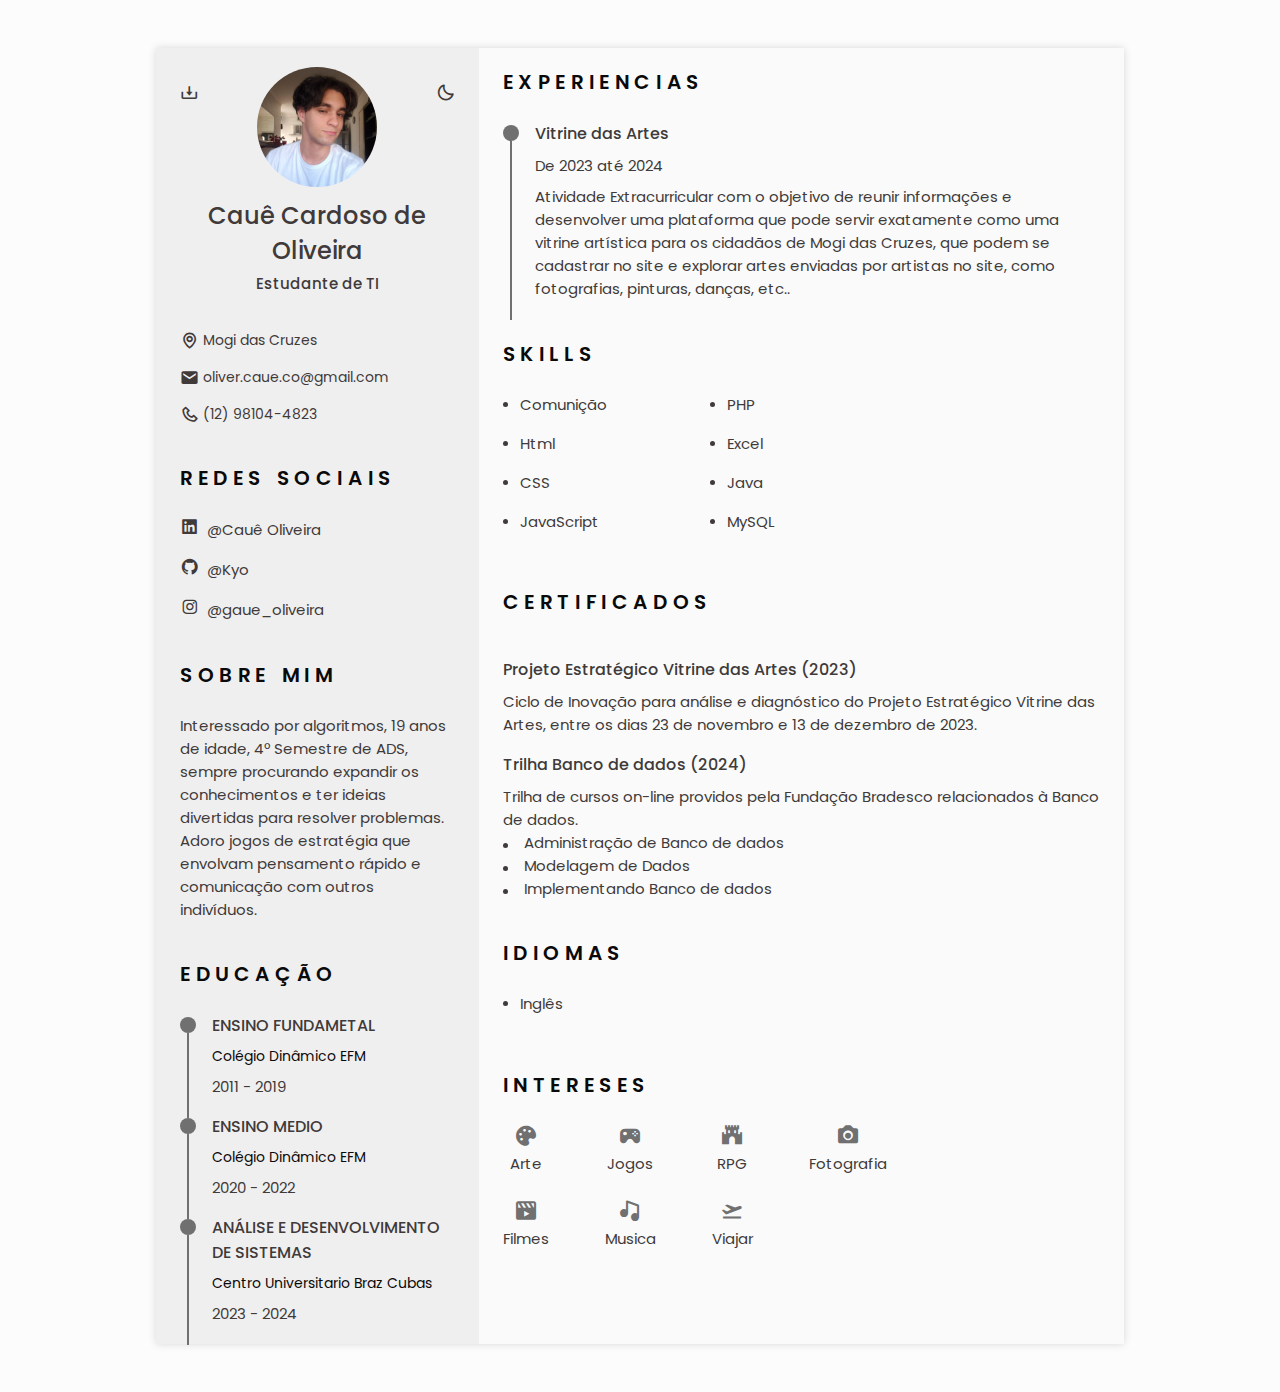
<file: curriculum/index.html>
<!DOCTYPE html>
    <html lang="pt-br">
    <head>
        <meta charset="UTF-8">
        <meta name="viewport" content="width=device-width, initial-scale=1.0">

        <!--========== BOX ICONS ==========-->
        <link rel="stylesheet" href="https://cdn.jsdelivr.net/npm/boxicons@latest/css/boxicons.min.css">

        <!--========== CSS ==========-->
        <link rel="stylesheet" href="CSS/styles.css">

        <title>Cauê Oliveira</title>
    </head>
    <body>
        <!--========== HEADER ==========-->
        <header class="l-header" id="header">
            <nav class="nav bd-container">
                <a href="#" class="nav-logo">Cauê</a>

                <div class="nav-menu" id="nav-menu">
                    <ul class="nav-list">
                        <li class="nav-item">
                            <a href="#home" class="nav-link active-link">
                                <i class='bx bx-home nav-icon'></i>Home
                            </a>
                        </li>
                        
                        <li class="nav-item">
                            <a href="#profile" class="nav-link">
                                <i class='bx bx-user nav-icon'></i>Sobre Mim
                            </a>
                        </li>

                        <li class="nav-item">
                            <a href="#education" class="nav-link">
                                <i class='bx bx-book nav-icon'></i>Educação
                            </a>
                        </li>

                        <li class="nav-item">
                            <a href="#skills" class="nav-link">
                                <i class='bx bx-receipt nav-icon'></i>Skills
                            </a>
                        </li>

                        <li class="nav-item">
                            <a href="#experience" class="nav-link">
                                <i class='bx bx-briefcase-alt nav-icon'></i>Experiencias
                            </a>
                        </li>

                        <li class="nav-item">
                            <a href="#certificates" class="nav-link">
                                <i class='bx bx-award nav-icon'></i>Certificados
                            </a>
                        </li>

                    </ul>
                </div>

                <div class="nav-toggle" id="nav-toggle">
                    <i class='bx bx-grid-alt' ></i>
                </div>
            </nav>
        </header>

        <main class="l-main bd-container">
            <!-- All elements within this div, is generated in PDF -->
            <div class="resume" id="area-cv">
                <div class="resume__left">
                    <!--========== HOME ==========-->
                    <section class="home" id="home">
                        <div class="home-container section bd-grid">
                            <div class="home-data bd-grid">
                                <img src="assets/foto.png" alt="Foto do Cauê" class="home-img">

                                <h1 class="home-title">Cauê Cardoso de Oliveira</h1>
                                <h3 class="home-profession">Estudante de TI</h3>

                                <div>
                                    <a download="" href="" class="home-button-movil">Download</a>
                                </div>
                            </div>
                            
                            <div class="home-address bd-grid">
                                <span class="home-information">
                                    <i class='bx bx-map home-icon'></i> Mogi das Cruzes
                                </span>
                                
                                <span class="home-information">
                                    <i class='bx bxs-envelope home-icon' ></i> oliver.caue.co@gmail.com
                                </span>
                                
                                <span class="home-information">
                                    <i class='bx bx-phone home-icon'></i> (12) 98104-4823
                                </span>
                            </div>
                        </div>
                        
                        <!-- Theme change button -->
                        <i class='bx bx-moon change-theme' title="Theme" id="theme-button"></i>

                        <!-- Button to generate and download the pdf. Available for desktop. -->
                        <i class="bx bx-download generate-pdf" title="Generate PDF" id="resume-button"></i>
                    </section>          
                    
                    <!--========== SOCIAL ==========-->
                    <section class="social section">
                        <h2 class="section-title">REDES SOCIAIS</h2>

                        <div class="social-container bd-grid">
                            <a class="social-link" target="_blank" href="https://www.linkedin.com/in/cauê-oliveira-3182002b6/">
                                <i class='bx bxl-linkedin-square social-icon'></i> @Cauê Oliveira
                            </a>

                            <a class="social-link" target="_blank" href="https://github.com/kyoliverr">
                                <i class='bx bxl-github social-icon'></i> @Kyo
                            </a>

                            <a class="social-link" target="_blank" href="https://www.instagram.com/gaue_oliveira/">
                                <i class='bx bxl-instagram social-icon'></i> @gaue_oliveira 
                            </a>
                        </div>
                    </section>

                    <!--========== PROFILE ==========-->
                    <section class="profile section" id="profile">
                        <h2 class="section-title">Sobre Mim</h2>

                        <p class="profile-description">Interessado por algoritmos, 19 anos de idade, 4º Semestre de ADS, sempre procurando expandir os conhecimentos e ter ideias divertidas para resolver problemas.<br>
                        Adoro jogos de estratégia que envolvam pensamento rápido e comunicação com outros indivíduos.  
                        </p>
                    </section>
                    
                    <!--========== EDUCATION ==========-->
                    <section class="education section" id="education">
                        <h2 class="section-title">Educação</h2>

                        <div class="education-content">
                             <div class="education-time">
                                <span class="education-rounder"></span>
                                <span class="education-line"></span>
                            </div>
                                
                            <div class="education-data bd-grid">
                                <h3 class="education-title">ENSINO FUNDAMETAL</h3>
                                    
                                <span class="education-studies">Colégio Dinâmico EFM</span>
                                <span class="education-year">2011 - 2019</span>
                            </div>
                        </div>

                        <div class="education-content">
                            <div class="education-time">
                                <span class="education-rounder"></span>
                                <span class="education-line"></span>
                            </div>
                            
                            <div class="education-data bd-grid">
                                <h3 class="education-title">ENSINO MEDIO</h3>
                                
                                <span class="education-studies">Colégio Dinâmico EFM</span>
                                <span class="education-year">2020 - 2022</span>
                            </div>
                        </div>

                        <div class="education-content">
                            <div class="education-time">
                                <span class="education-rounder"></span>
                                <span class="education-line"></span>
                            </div>
                                
                            <div class="education-data bd-grid">
                                <h3 class="education-title">ANÁLISE E DESENVOLVIMENTO DE SISTEMAS</h3>
                                
                                <span class="education-studies">Centro Universitario Braz Cubas</span>
                                <span class="education-year">2023 - 2024</span>
                            </div>
                        </div>
                    </section>
                </div>

                <div class="resume__right">
                    <!--========== EXPERIENCE ==========-->
                    <section class="experience section" id="experience">
                        <h2 class="section-title">Experiencias</h2>
                        <div class="experience-content">
                            <div class="experience-time">
                                <span class="experience-rounder"></span>
                                <span class="experience-line"></span>
                            </div>
                            
                            <div class="education-data bd-grid">
                                <h3 class="experience-title">Vitrine das Artes</h3>
                                
                                <span class="education-company">De 2023 até 2024</span>
                                <span class="education-descripion"> Atividade Extracurricular com o objetivo de reunir informações e desenvolver uma plataforma que pode servir exatamente como uma vitrine artística para os cidadãos de Mogi das Cruzes, que podem se cadastrar no site e explorar artes enviadas por artistas no site, como fotografias, pinturas, danças, etc..</span>
                            </div>
                        </div>
                    </section>

                    <!--========== SKILLS  ==========-->
                    <section class="skills section" id="skills">
                        <h2 class="section-title">Skills</h2>

                        <div class="skills-content bd-grid">
                            <ul class="skills-data">
                                <li class="skills-name">
                                    <span class="skills-circle"></span> Comunição
                                </li>

                                <li class="skills-name">
                                    <span class="skills-circle"></span> Html
                                </li>

                                <li class="skills-name">
                                    <span class="skills-circle"></span> CSS
                                </li>

                                <li class="skills-name">
                                    <span class="skills-circle"></span> JavaScript
                                </li>

                            </ul>
                            
                            <ul class="skills-data">
                                <li class="skills-name">
                                    <span class="skills-circle"></span> PHP
                                </li>

                                <li class="skills-name">
                                    <span class="skills-circle"></span> Excel
                                </li>

                                <li class="skills-name">
                                    <span class="skills-circle"></span> Java
                                </li>

                                <li class="skills-name">
                                    <span class="skills-circle"></span> MySQL
                                </li>
                            </ul>
                        </div>
                    </section>

                    <!--========== CERTIFICATES ==========-->
                    <section class="certificate section" id="certificates">
                        <h2 class="section-title">Certificados</h2>
                        
                        <div class="certificate-container bd-grid">
                            <div class="certificate-content">
                                <h3 class="certificate-title">Projeto Estratégico Vitrine das Artes (2023)</h3>
                                <p class="certificate-descripition"> Ciclo de Inovação para análise e diagnóstico do Projeto Estratégico Vitrine das Artes, entre os dias 23 de novembro e 13 de dezembro de 2023.</p>
                            </div>
                        </div>
                        
                        <div class="certificate-container bd-grid">
                            <div class="certificate-content">
                                <h3 class="certificate-title"> Trilha Banco de dados (2024)</h3>
                                <p class="certificate-descripition"> Trilha de cursos on-line providos pela Fundação Bradesco relacionados à Banco de dados.</p>
                                ㅤ<span class="languages-circle"></span> Administração de Banco de dados <br>
                                ㅤ<span class="languages-circle"></span> Modelagem de Dados <br>
                                ㅤ<span class="languages-circle"></span> Implementando Banco de dados
                            </div>
                        </div>

                    </section>
                    
                    <!--========== LANGUAGES ==========-->
                    <section class="languages section">
                        <h2 class="section-title">Idiomas</h2>
                        
                        <div class="languages-container bd-grid">
                            <ul class="languages-content">
                                <li class="languages-name">
                                    <span class="languages-circle"></span> Inglês
                                </li>
                            </ul>
                        </div>
                    </section>
                    
                    <!--========== INTERESTS ==========-->
                    <section class="interests section">
                        <h2 class="section-title">Intereses</h2>
                        
                        <div class="interests-container bd-grid">
                            <div class="interests-content">
                                <i class='bx bxs-palette interests-icon' ></i>
                                <span class="interests-name">Arte</span>
                            </div>

                            <div class="interests-content">
                                <i class='bx bxs-joystick interests-icon'></i>
                                <span class="interests-name">Jogos</span>
                            </div>

                            <div class="interests-content">
                                <i class='bx bxs-castle interests-icon'></i>
                                <span class="interests-name">RPG</span>
                            </div>

                            <div class="interests-content">
                                <i class='bx bxs-camera interests-icon' ></i>
                                <span class="interests-name">Fotografia</span>
                            </div>
                            
                            <div class="interests-content">
                                <i class='bx bxs-movie-play interests-icon' ></i>
                                <span class="interests-name">Filmes</span>
                            </div>

                            <div class="interests-content">
                                <i class='bx bxs-music interests-icon'></i>
                                <span class="interests-name">Musica</span>
                            </div>


                            <div class="interests-content">
                                <i class='bx bxs-plane-take-off interests-icon'></i>
                                <span class="interests-name">Viajar</span>
                            </div>
                        </div>
                    </section>
                </div>
            </div>        
        </main>

        <!--========== SCROLL TOP ==========-->
        
        <a href="#" class="scrolltop" id="scroll-top">
            <i class='bx bx-up-arrow-alt scrolltop-icon'></i>
        </a>

        <!--========== HTML2PDF ==========-->
        <script src="JS/html2pdf.bundle.min.js"></script>

        <!--========== MAIN JS ==========-->
        <script src="JS/main.js"></script>
    </body>
</html>
</file>
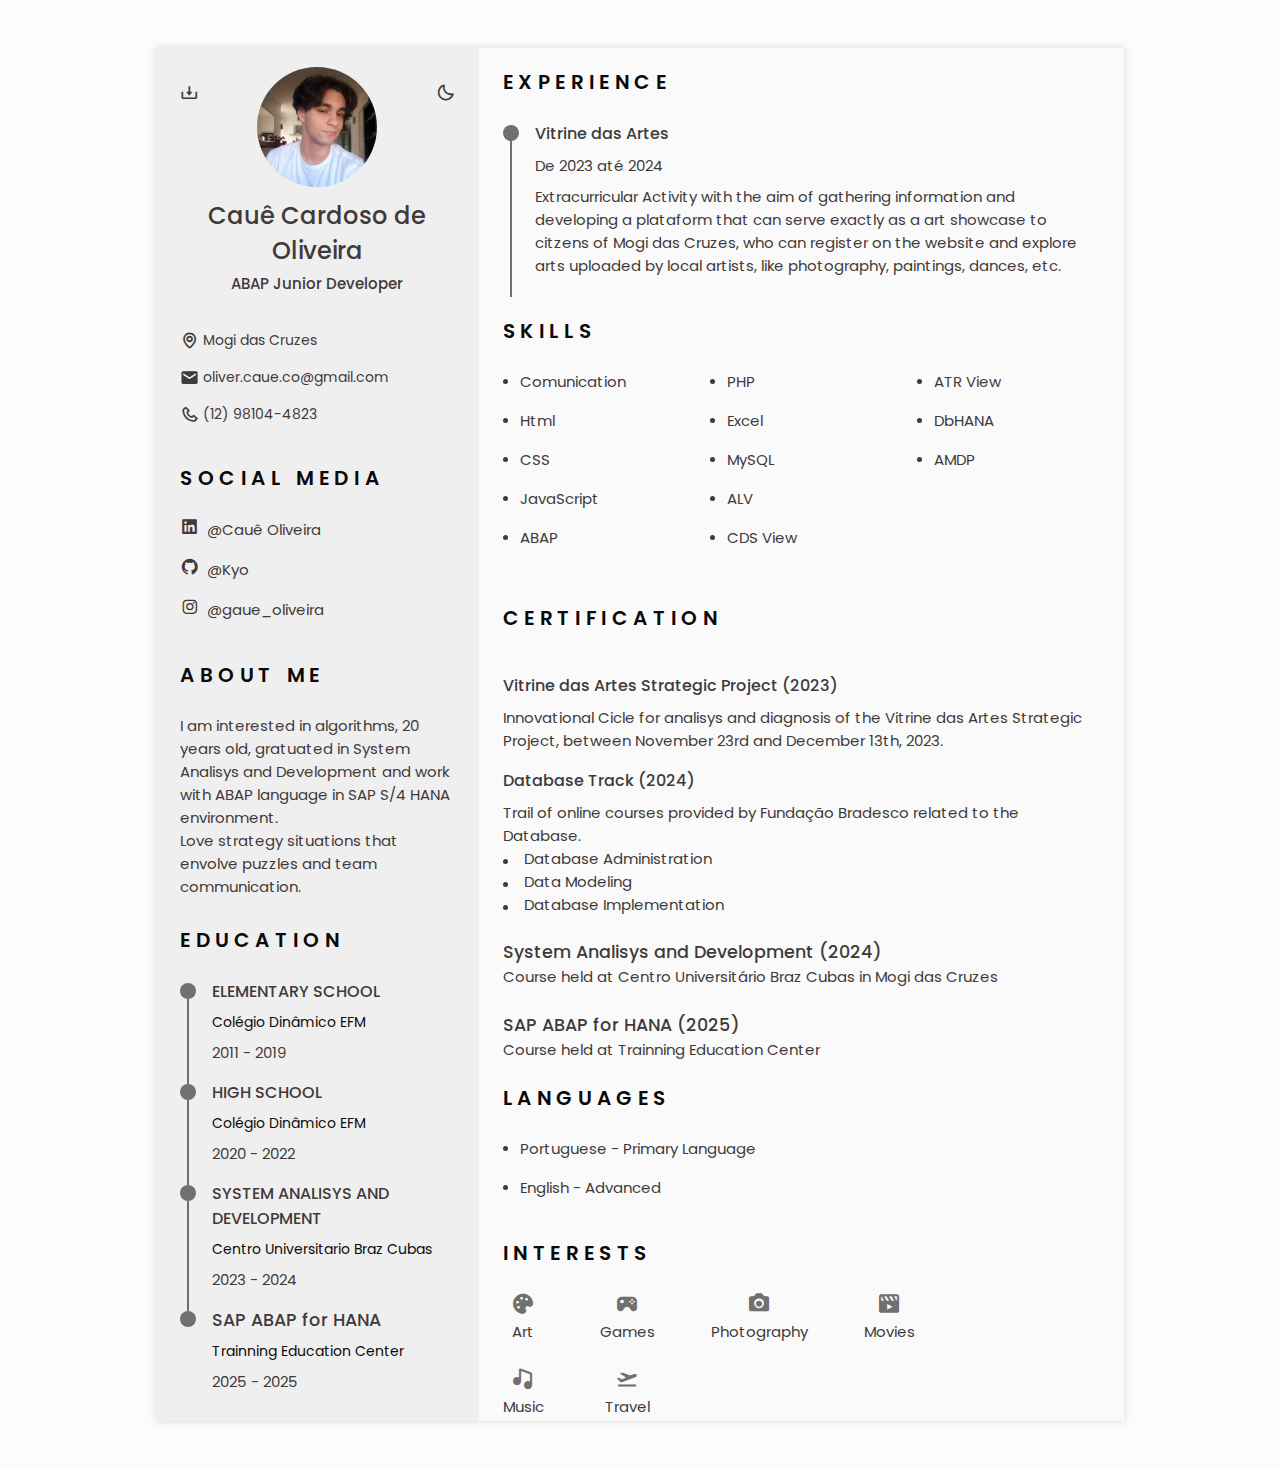
<file: curriculum/index-en.html>
<!DOCTYPE html>
    <html lang="pt-br">
    <head>
        <meta charset="UTF-8">
        <meta name="viewport" content="width=device-width, initial-scale=1.0">

        <!--========== BOX ICONS ==========-->
        <link rel="stylesheet" href="https://cdn.jsdelivr.net/npm/boxicons@latest/css/boxicons.min.css">

        <!--========== CSS ==========-->
        <link rel="stylesheet" href="CSS/styles.css">

        <title>Cauê Oliveira</title>
    </head>
    <body>
        <!--========== HEADER ==========-->
        <header class="l-header" id="header">
            <nav class="nav bd-container">
                <a href="#" class="nav-logo">Cauê</a>

                <div class="nav-menu" id="nav-menu">
                    <ul class="nav-list">
                        <li class="nav-item">
                            <a href="#home" class="nav-link active-link">
                                <i class='bx bx-home nav-icon'></i>Home
                            </a>
                        </li>
                        
                        <li class="nav-item">
                            <a href="#profile" class="nav-link">
                                <i class='bx bx-user nav-icon'></i>About Me
                            </a>
                        </li>

                        <li class="nav-item">
                            <a href="#education" class="nav-link">
                                <i class='bx bx-book nav-icon'></i>Education
                            </a>
                        </li>

                        <li class="nav-item">
                            <a href="#skills" class="nav-link">
                                <i class='bx bx-receipt nav-icon'></i>Skills
                            </a>
                        </li>

                        <li class="nav-item">
                            <a href="#experience" class="nav-link">
                                <i class='bx bx-briefcase-alt nav-icon'></i>Experiences
                            </a>
                        </li>

                        <li class="nav-item">
                            <a href="#certificates" class="nav-link">
                                <i class='bx bx-award nav-icon'></i>Certification
                            </a>
                        </li>

                    </ul>
                </div>

                <div class="nav-toggle" id="nav-toggle">
                    <i class='bx bx-grid-alt' ></i>
                </div>
            </nav>
        </header>

        <main class="l-main bd-container">
            <!-- All elements within this div, is generated in PDF -->
            <div class="resume" id="area-cv">
                <div class="resume__left">
                    <!--========== HOME ==========-->
                    <section class="home" id="home">
                        <div class="home-container section bd-grid">
                            <div class="home-data bd-grid">
                                <img src="assets/foto.png" alt="Foto do Cauê" class="home-img">

                                <h1 class="home-title">Cauê Cardoso de Oliveira</h1>
                                <h3 class="home-profession">ABAP Junior Developer</h3>

                                <div>
                                    <a download="" href="" class="home-button-movil">Download</a>
                                </div>
                            </div>
                            
                            <div class="home-address bd-grid">
                                <span class="home-information">
                                    <i class='bx bx-map home-icon'></i> Mogi das Cruzes
                                </span>
                                
                                <span class="home-information">
                                    <i class='bx bxs-envelope home-icon' ></i> oliver.caue.co@gmail.com
                                </span>
                                
                                <span class="home-information">
                                    <i class='bx bx-phone home-icon'></i> (12) 98104-4823
                                </span>
                            </div>
                        </div>
                        
                        <!-- Theme change button -->
                        <i class='bx bx-moon change-theme' title="Theme" id="theme-button"></i>

                        <!-- Button to generate and download the pdf. Available for desktop. -->
                        <i class="bx bx-download generate-pdf" title="Generate PDF" id="resume-button"></i>
                    </section>          
                    
                    <!--========== SOCIAL ==========-->
                    <section class="social section">
                        <h2 class="section-title">SOCIAL MEDIA</h2>

                        <div class="social-container bd-grid">
                            <a class="social-link" target="_blank" href="https://www.linkedin.com/in/cauê-oliveira-3182002b6/">
                                <i class='bx bxl-linkedin-square social-icon'></i> @Cauê Oliveira
                            </a>

                            <a class="social-link" target="_blank" href="https://github.com/kyoliverr">
                                <i class='bx bxl-github social-icon'></i> @Kyo
                            </a>

                            <a class="social-link" target="_blank" href="https://www.instagram.com/gaue_oliveira/">
                                <i class='bx bxl-instagram social-icon'></i> @gaue_oliveira 
                            </a>
                        </div>
                    </section>

                    <!--========== PROFILE ==========-->
                    <section class="profile section" id="profile">
                        <h2 class="section-title">About Me</h2>

                        <p class="profile-description">I am interested in algorithms, 20 years old, gratuated in System Analisys and Development and work with ABAP language in SAP S/4 HANA environment.<br>
                        Love strategy situations that envolve puzzles and team communication.
                        </p>
                    </section>
                    
                    <!--========== EDUCATION ==========-->
                    <section class="education section3" id="education">
                        <h2 class="section-title">Education</h2>

                        <div class="education-content">
                             <div class="education-time">
                                <span class="education-rounder"></span>
                                <span class="education-line"></span>
                            </div>
                                
                            <div class="education-data bd-grid">
                                <h3 class="education-title">ELEMENTARY SCHOOL</h3>
                                    
                                <span class="education-studies">Colégio Dinâmico EFM</span>
                                <span class="education-year">2011 - 2019</span>
                            </div>
                        </div>

                        <div class="education-content">
                            <div class="education-time">
                                <span class="education-rounder"></span>
                                <span class="education-line"></span>
                            </div>
                            
                            <div class="education-data bd-grid">
                                <h3 class="education-title">HIGH SCHOOL</h3>
                                
                                <span class="education-studies">Colégio Dinâmico EFM</span>
                                <span class="education-year">2020 - 2022</span>
                            </div>
                        </div>

                        <div class="education-content">
                            <div class="education-time">
                                <span class="education-rounder"></span>
                                <span class="education-line"></span>
                            </div>
                                
                            <div class="education-data bd-grid">
                                <h3 class="education-title">SYSTEM ANALISYS AND DEVELOPMENT</h3>
                                
                                <span class="education-studies">Centro Universitario Braz Cubas</span>
                                <span class="education-year">2023 - 2024</span>
                            </div>

                            
                        </div>
                        <div class="education-content">
                            <div class="education-time">
                                <span class="education-rounder"></span>
                            </div>
                            <div class="education-data bd-grid">
                                <h3 class="education-tittle">SAP ABAP for HANA</h3>

                                <span class="education-studies">Trainning Education Center</span>
                                <span class="education-year">2025 - 2025</span>
                            </div>
                        </div>
                    </section>
                </div>

                <div class="resume__right">
                    <!--========== EXPERIENCE ==========-->
                    <section class="experience section" id="experience">
                        <h2 class="section-title">Experience</h2>
                        <div class="experience-content">
                            <div class="experience-time">
                                <span class="experience-rounder"></span>
                                <span class="experience-line"></span>
                            </div>
                            
                            <div class="education-data bd-grid">
                                <h3 class="experience-title">Vitrine das Artes</h3>
                                
                                <span class="education-company">De 2023 até 2024</span>
                                <span class="education-descripion">Extracurricular Activity with the aim of gathering information and developing a plataform that can serve exactly as a art showcase to citzens of Mogi das Cruzes, who can register on the website and explore arts uploaded by local artists, like photography, paintings, dances, etc.</span>
                            </div>
                        </div>
                    </section>

                    <!--========== SKILLS  ==========-->
                    <section class="skills section" id="skills">
                        <h2 class="section-title">Skills</h2>

                        <div class="skills-content bd-grid">
                            <ul class="skills-data">
                                <li class="skills-name">
                                    <span class="skills-circle"></span> Comunication
                                </li>

                                <li class="skills-name">
                                    <span class="skills-circle"></span> Html
                                </li>

                                <li class="skills-name">
                                    <span class="skills-circle"></span> CSS
                                </li>

                                <li class="skills-name">
                                    <span class="skills-circle"></span> JavaScript
                                </li>

                                <li class="skills-name">
                                    <span class="skills-circle"></span> ABAP
                                </li>
                                
                            </ul>
                            
                            <ul class="skills-data">
                                <li class="skills-name">
                                    <span class="skills-circle"></span> PHP
                                </li>

                                <li class="skills-name">
                                    <span class="skills-circle"></span> Excel
                                </li>

                                <li class="skills-name">
                                    <span class="skills-circle"></span> MySQL
                                </li>

                                <li class="skills-name">
                                    <span class="skills-circle"></span> ALV
                                </li>

                                <li class="skills-name">
                                    <span class="skills-circle"></span> CDS View
                                </li>
                            </ul>

                            <ul class="skills-data">
                                <li class="skills-name">
                                    <span class="skills-circle"></span> ATR View
                                </li>

                                <li class="skills-name">
                                    <span class="skills-circle"></span> DbHANA
                                </li>

                                <li class="skills-name">
                                    <span class="skills-circle"></span> AMDP
                                </li>
                            </ul>
                        </div>
                    </section>

                    <!--========== CERTIFICATES ==========-->
                    <section class="certificate section2" id="certificates">
                        <h2 class="section-title">Certification</h2>
                        
                        <div class="certificate-container bd-grid">
                            <div class="certificate-content">
                                <h3 class="certificate-title">Vitrine das Artes Strategic Project (2023)</h3>
                                <p class="certificate-descripition">Innovational Cicle for analisys and diagnosis of the Vitrine das Artes Strategic Project, between November 23rd and December 13th, 2023.
                                </p>
                            </div>
                        </div>
                        
                        <div class="certificate-container bd-grid">
                            <div class="certificate-content">
                                <h3 class="certificate-title"> Database Track (2024)</h3>
                                <p class="certificate-descripition"> Trail of online courses provided by Fundação Bradesco related to the Database.</p>
                                ㅤ<span class="languages-circle"></span> Database Administration <br>
                                ㅤ<span class="languages-circle"></span> Data Modeling <br>
                                ㅤ<span class="languages-circle"></span> Database Implementation
                            </div>
                        </div>
                        <br>
                        <div class="certificate-container bd-grid">
                            <div class="certificate-content">
                                <h3 class="certificate-tittle"> System Analisys and Development (2024)</h3>
                                <p class="certificate-descripition">Course held at Centro Universitário Braz Cubas in Mogi das Cruzes</p>
                            </div>

                            <div class="certificate-content">
                                <h3 class="certificate-tittle"> SAP ABAP for HANA (2025)</h3>
                                <p class="certificate-descripition">Course held at Trainning Education Center</p>
                            </div>
                        </div>

                    </section>
                    
                    <!--========== LANGUAGES ==========-->
                    <section class="languages section2">
                        <h2 class="section-title">Languages</h2>

                        <div class="languages-container bd-grid">
                            <ul class="languages-content">
                                <li class="languages-name">
                                    <span class="languages-circle"></span> Portuguese - Primary Language
                                </li>
                            </ul>
                        </div>
                        
                        <div class="languages-container bd-grid">
                            <ul class="languages-content">
                                <li class="languages-name">
                                    <span class="languages-circle"></span> English - Advanced
                                </li>
                            </ul>
                        </div>
                    </section>
                    
                    <!--========== INTERESTS ==========-->
                    <section class="interests section2">
                        <h2 class="section-title">Interests</h2>
                        
                        <div class="interests-container bd-grid">
                            <div class="interests-content">
                                <i class='bx bxs-palette interests-icon' ></i>
                                <span class="interests-name">Art</span>
                            </div>

                            <div class="interests-content">
                                <i class='bx bxs-joystick interests-icon'></i>
                                <span class="interests-name">Games</span>
                            </div>

                            <!-- <div class="interests-content">
                                <i class='bx bxs-castle interests-icon'></i>
                                <span class="interests-name">RPG</span>
                            </div> -->

                            <div class="interests-content">
                                <i class='bx bxs-camera interests-icon' ></i>
                                <span class="interests-name">Photography</span>
                            </div>
                            
                            <div class="interests-content">
                                <i class='bx bxs-movie-play interests-icon' ></i>
                                <span class="interests-name">Movies</span>
                            </div>

                            <div class="interests-content">
                                <i class='bx bxs-music interests-icon'></i>
                                <span class="interests-name">Music</span>
                            </div>


                            <div class="interests-content">
                                <i class='bx bxs-plane-take-off interests-icon'></i>
                                <span class="interests-name">Travel</span>
                            </div>
                        </div>
                    </section>
                </div>
            </div>        
        </main>

        <!--========== SCROLL TOP ==========-->
        
        <a href="#" class="scrolltop" id="scroll-top">
            <i class='bx bx-up-arrow-alt scrolltop-icon'></i>
        </a>

        <!--========== HTML2PDF ==========-->
        <script src="JS/html2pdf.bundle.min.js"></script>

        <!--========== MAIN JS ==========-->
        <script src="JS/main.js"></script>
    </body>
</html>
</file>
<file: curriculum/CSS/styles.css>
/*===== GOOGLE FONTS =====*/
@import url('https://fonts.googleapis.com/css2?family=Poppins:wght@400;500;600&display=swap');

/*===== VARIABLES CSS =====*/
:root {
  --header-height: 3rem;
  
  /*========== Colors ==========*/
  --title-color: #0B0A0A;
  --text-color: #403A3A;
  --text-color-light: #707070;
  --container-color: #FAFAFA;
  --container-color-alt: #F0EFEF; 
  --body-color: #FCFCFC;

  /*========== Font and typography ==========*/
  --body-font: 'Poppins', sans-serif;
  --h1-font-size: 1.5rem;
  --h2-font-size: 1.25rem;
  --h3-font-size: 1rem;
  --normal-font-size: .938rem;
  --small-font-size: .875rem;
  --smaller-font-size: .813rem;

  /*========== Font weight ==========*/
  --font-medium: 500;
  --font-semi-bold: 600;

  /*========== Margenes ==========*/
  --mb-1: .5rem;
  --mb-2: 1rem;
  --mb-3: 1.5rem;

  /*========== z index ==========*/
  --z-tooltip: 10;
  --z-fixed: 100;
}

  /*========== BASE ==========*/
*, ::before, ::after {
  box-sizing: border-box;
}

html {
  scroll-behavior: smooth;
}

/*========== Variables Dark theme ==========*/

body.dark-theme {
  --title-color: #F2F2F2;
  --text-color: #BFBFBF;
  --container-color: #212121;
  --container-color-alt: #181616;
  --body-color: #2B2B2B;
}

/*========== Button Dark/Light ==========*/

.change-theme {
  position: absolute;
  right: 0;
  top: 2.2rem;
  display: flex;
  color: var(--text-color);
  font-size: 1.2rem;
  cursor: pointer;
}

.change-theme:hover {
  color: var(--title-color);
}

/*========== Font size variables to scale cv ==========*/

body.scale-cv {
  --h1-font-size: .938rem;
  --h2-font-size: .938rem;
  --h3-font-size: .875rem;
  --normal-font-size: .813rem;
  --small-font-size: .75rem;
  --smaller-font-size: .688rem;
}

/*========== Generate PDF button ==========*/

.generate-pdf {
  display: none;
  position: absolute;
  top: 2.2rem;
  left: 0;
  font-size: 1.2rem;
  cursor: pointer;
  color: var(--text-color);
}

.generate-pdf:hover {
  color: var(--title-color);
}

/*========== Classes modified to reduce size and print on A4 sheet ==========*/

.scale-cv .change-theme,
.scale-cv .generate-pdf {
  display: none;
}

.scale-cv .bd-container {
  max-width: 595px;
}

.scale-cv .section {
  padding: 1.5rem 0 .8rem;
}

.scale-cv .section-title{
  margin-bottom: .75rem;
}

.scale-cv .resume__left,
.scale-cv .resume__right {
  padding: 0 1rem;
}

.scale-cv .home-img {
  width: 90px;
  height: 90px;
}

.scale-cv .home-data {
  gap: .25rem;
}

.scale-cv .home-container {
  gap: 1.5rem;
}

.scale-cv .home-address,
.scale-cv .social-container {
  gap: .75rem;
}

.scale-cv .home-icon,
.scale-cv .social-icon,
.scale-cv .interests-icon {
  font-size: 1rem;
}

.scale-cv .education-container,
.scale-cv .experience-container,
.scale-cv .certificate-container {
  gap: 1rem;
}

.scale-cv .education-time,
.scale-cv .experience-time {
  padding-right: .5rem;
}

.scale-cv .education-rounder,
.scale-cv .experience-rounder {
  width: 11px;
  height: 11px;
  margin-top: .22rem;
}

.scale-cv .education-line,
.scale-cv .experience-line {
  width: 1px;
  height: 110%;
  transform: translate(5px, 0);
}

.scale-cv .education-data,
.scale-cv .experience-data {
  gap: 0.25rem;
}

.scale-cv .skills-name {
  margin-bottom: var(--mb-1)
}

.scale-cv .interests-container {
  column-gap: 2.5rem;
}

body {
  margin: 0 0 var(--header-height) 0;
  padding: 0;
  font-family: var(--body-font);
  font-size: var(--normal-font-size);
  background-color: var(--body-color);
  color: var(--text-color);
}

h1, h2, h3, ul, p {
  margin: 0;
}

h1, h2, h3 {
  color: var(--text-color);
  font-weight: var(--font-medium);
}

ul {
  padding: 0;
  list-style: none;
}

a {
  text-decoration: none;
  color: var(--text-color);
}

img {
  max-width: 100%;
  height: auto;
}

/*========== CLASS CSS ==========*/

.section {
  padding: 1.2rem 0;
}

.section2{ padding: 1.2rem 0 0.2rem 0;}

.section3{ padding: 0.5rem 0 1.2rem 0;}

.section-title {
  font-size: var(--h2-font-size);
  color: var(--title-color);
  font-weight: var(--font-semi-bold);
  text-transform: uppercase;
  letter-spacing: .35rem;
  text-align: center;
  margin-bottom: var(--mb-3);
}

/*========== LAYOUT ==========*/

.bd-container{
  max-width: 968px;
  width: calc(100% - 3rem);
  margin-left: var(--mb-3);
  margin-right: var(--mb-3);
}

.bd-grid {
  display: grid;
  gap: 1.5rem;
}

.l-header {
  width: 100%;
  position: fixed;
  bottom: 0;
  left: 0;
  z-index: var(--z-fixed);
  background-color: var(--body-color);
  box-shadow: 0 -1px 4px rgba(0, 0, 0, .1);
  transition: .3s;
}

/*========== NAV ==========*/

.nav {
  height: var(--header-height);
  display: flex;
  justify-content: space-between;
  align-items: center;
}

@media screen and (max-width: 968px) {
  .nav-menu {
    position: fixed;
    bottom: -100%;
    left: 0;
    width: 100%;
    padding: 1.5rem 1.5rem;
    background-color: var(--body-color);
    box-shadow: 0 1px 4px rgba(0, 0, 0, .1);
    border-radius: 1rem 1rem 0 0;
    z-index: var(--z-fixed);
    transition: .3s;
  }
}

.nav-logo,
.nav-toggle {
  color: var(--title-color);
  font-weight: var(--font-medium);
}

.nav-toggle {
  font-size: 1.2rem;
  cursor: pointer;
}

.nav-item {
  text-align: center;
}

.nav-list {
  display: grid;
  grid-template-columns: repeat(3, 1fr);
  gap: 2rem;
}

.nav-link {
  display: flex;
  flex-direction: column;
  font-size: var(--smaller-font-size);
  font-weight: var(--font-medium);
  color: var(--text-color-light);
}

.nav-link:hover {
  color: var(--title-color);
}

.nav-icon {
  font-size: 1.2rem;
  margin-bottom: var(--mb-1);
}

/* Show menu */

.show-menu {
  bottom: var(--header-height);
}

/* Active menu link */

.active-link {
  color: var(--title-color);
}

/*========== HOME ==========*/

.home{
  position: relative;
}

.home-container {
  gap: 3rem;
}

.home-data {
  gap: .2rem;
  text-align: center;
}

.home-img {
  width: 120px;
  height: 120px;
  border-radius: 50%;
  justify-self: center;
  margin-bottom: var(--mb-1);
}

.home-title {
  font-size: var(--h1-font-size);
}

.home-profession {
  font-size: var(--normal-font-size);
  margin-bottom: var(--mb-1);
}

.home-address {
  gap: 1rem;
}

.home-information {
  display: flex;
  align-items: center;
  font-size: var(--small-font-size);
}

.home-icon {
  font-size: 1.2rem;
  margin-right: .25rem;
}

.home-button-movil {
  display: inline-block;
  border: 2px solid var(--text-color);
  color: var(--title-color);
  padding: 1rem 2rem;
  border-radius: .25rem;
  transition: .3s;
  font-weight: var(--font-medium);
  margin-top: var(--mb-3);
}

.home-button-movil:hover {
  background-color: var(--text-color);
  color: var(--container-color);
}

/*========== SOCIAL ==========*/

.social-container {
  grid-template-columns: max-content;
  gap: 1rem;
}

.socail-link {
  display: inline-flex;
  align-items: center;
  font-size: var(--small-font-size);
  color: var(--text-color);
}

.social-link:hover {
  color: var(--title-color);
}

.social-icon {
  font-size: 1.2rem;
  margin-right: .25rem;
}

/*========== PROFILE ==========*/
.profile-description {
  text-align: center;
}

/*========== EDUCATION AND EXPERIENCE ==========*/

.education-content,
.experience-content {
  display: flex;
  margin-top: 1rem;
}

.education-time,
.experience-time {
  padding-right: 1rem;
}

.education-rounder,
.experience-rounder {
  position: relative;
  display: block;
  width: 16px;
  height: 16px;
  background-color: var(--text-color-light);
  border-radius: 50%;
  margin-top: .25rem;
}

.education-line,
.experience-line {
  display: block;
  width: 2px;
  height: 100%;
  background-color: var(--text-color-light);
  transform: translate(7px, 0);
}

.education-data,
.experience-data {
  gap: .5rem;
}

.education-title,
.experience-title {
  font-size: var(--h3-font-size);
}

.education-studies,
.experience-company {
  font-size: var(--small-font-size);
  color: var(--title-color);
}

.eduation-year {
  font-size: var(--smaller-font-size);
}

/*========== SKILLS AND LANGUAGES ==========*/

.skills-content,
.languages-content {
  grid-template-columns: repeat(3, 1fr);
}

.languages-content {
  gap: 0;
}

.skills-name,
.languages-name {
  display: flex;
  align-items: center;
  margin-bottom: var(--mb-2);
}

.skills-circle,
.languages-circle {
  display: inline-block;
  width: 5px;
  height: 5px;
  background-color: var(--text-color);
  border-radius: 50%;
  margin-right: .75rem;

}

/*========== CERTIFICATES ==========*/

.certificate-title {
  font-size: var(--h3-font-size);
  margin-bottom: var(--mb-1);
  margin-top: 1rem;
}

/*========== REFERENCES ==========*/


/*========== INTERESTS ==========*/

.interests-container {
  grid-template-columns: repeat(3, 1fr);
  margin-top: var(--mb-2);
}

.interests-content {
  display: flex;
  flex-direction: column;
  align-items: center;
}

.interests-icon {
  font-size: 1.5rem;
  color: var(--text-color-light);
  margin-bottom: .25rem;
}

/* Scroll top */

.scrolltop {
  position: fixed;
  right: 1rem;
  bottom: -20%; /* Inicialmente escondido */
  display: flex;
  justify-content: center;
  align-items: center;
  padding: .3rem;
  background-color: var(--container-color-alt);
  border-radius: .4rem;
  z-index: var(--z-tooltip);
  transition: bottom 0.4s, visibility 0.4s;
  visibility: hidden;
}

.scrolltop-icon {
  font-size: 1.2rem;
  color: var(--text-color);
}

.show-scroll {
  bottom: 5rem; /* Move o botão para cima */
  visibility: visible;
}


/*========== MEDIA QUERIES ==========*/

/* For small devices, menu two columns */

@media screen and (max-width: 320px) {
  .nav-list { 
    grid-template-columns:  repeat(2, fr1);
    gap: 1rem .5rem;
  }
}

/* Classes modified for large screen size */
@media screen and (min-width: 968px) {
  body {
    margin: 3rem 0;
  }

  .bd-container {
    margin-left: auto;
    margin-right: auto;
  }

  .l-header,
  .scrolltop{
    display: none;
  }

  .resume {
    display: grid;
    grid-template-columns: .5fr 1fr;
    background-color: var(--container-color);
    box-shadow: 0 0 8px rgba(13, 12, 12, .15);
  }

  .resume__left {
    background-color: var(--container-color-alt);
  }

  .resume__left,
  .resume__right {
    padding: 0 1.5rem;
  }

  .generate-pdf {
    display: inline-block;
  }

  .section-title,
  .profile-description {
    text-align: initial;
  }

  .home-container {
    gap: 1.5rem;
  }

  .home-button-movil {
    display: none;
  }

  .languages-content {
    grid-template-columns: repeat(3, max-content);
    column-gap: 3.5rem;
  }
  
  .interests-container {
    grid-template-columns: repeat(4, max-content);
    column-gap: 3.5rem;
  }
}
</file>
